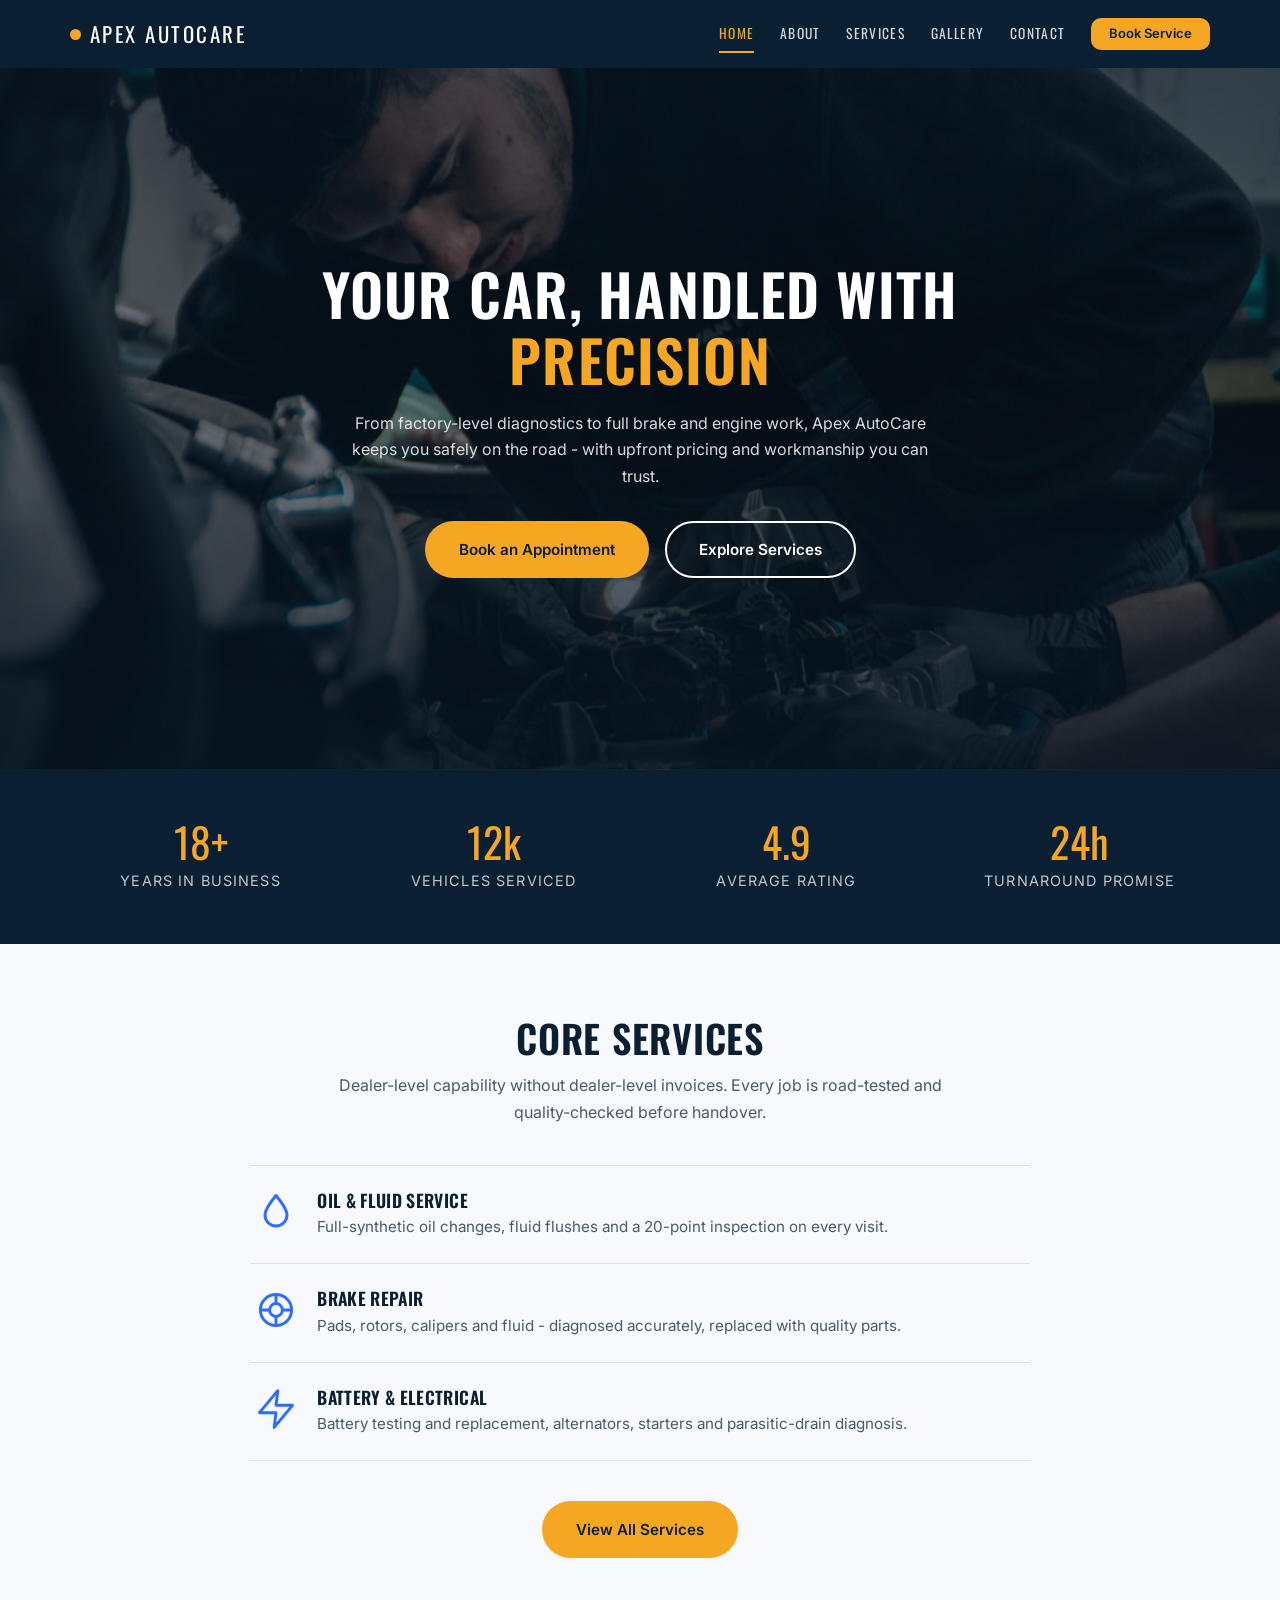
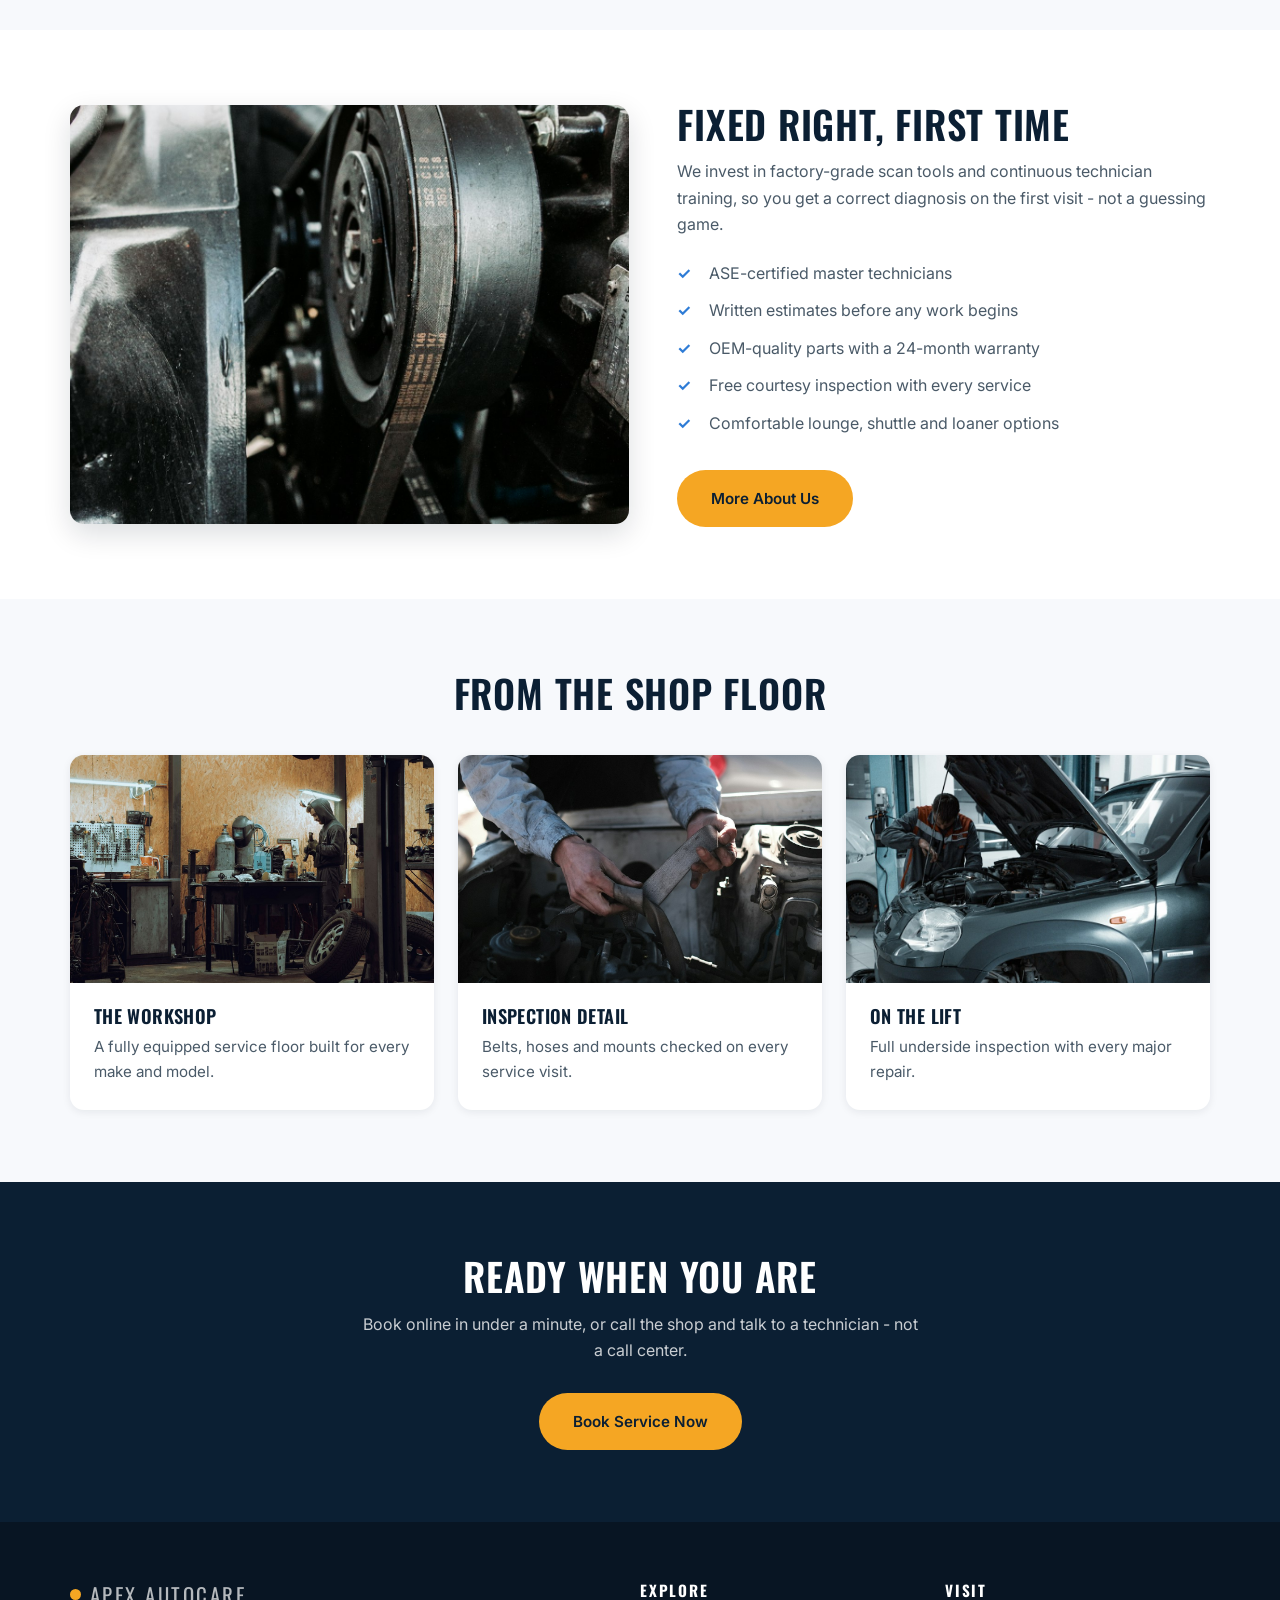
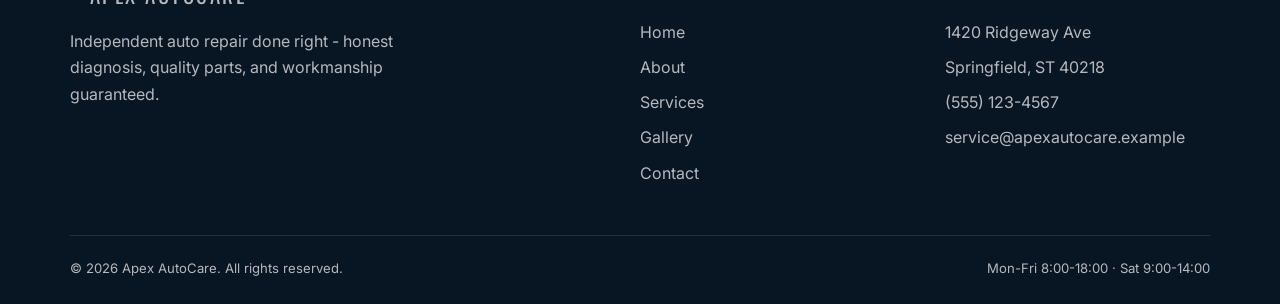
<file: index.html>
﻿<!DOCTYPE html>
<html lang="en">
<head>
<meta charset="UTF-8">
<meta name="viewport" content="width=device-width, initial-scale=1.0">
<title>Apex AutoCare - Precision Auto Repair &amp; Maintenance</title>
<meta name="description" content="Apex AutoCare delivers dealer-level diagnostics, maintenance and repair with honest pricing and certified technicians.">
<link rel="preconnect" href="https://fonts.googleapis.com">
<link rel="preconnect" href="https://fonts.gstatic.com" crossorigin>
<link href="https://fonts.googleapis.com/css2?family=Inter:wght@400;500;600&amp;family=Oswald:wght@500;600&amp;display=swap" rel="stylesheet">
<link rel="stylesheet" href="css/styles.css">
</head>
<body>
<header class="site-header">
  <div class="container nav">
    <a class="brand" href="index.html"><span class="dot"></span>Apex AutoCare</a>
    <button class="nav-toggle" aria-label="Toggle menu" aria-expanded="false"><span></span></button>
    <nav class="nav-links" aria-label="Primary">
      <a href="index.html">Home</a>
      <a href="about.html">About</a>
      <a href="services.html">Services</a>
      <a href="gallery.html">Gallery</a>
      <a href="contact.html">Contact</a>
      <a class="btn btn--amber nav-cta" href="contact.html">Book Service</a>
    </nav>
  </div>
</header>
<section class="hero">
  <div class="hero__bg" style="background-image:url('images/hero-technician-engine-bay.jpg');"></div>
  <div class="hero__scrim"></div>
  <div class="hero__inner">

    <h1>Your Car, Handled With <span class="accent">Precision</span></h1>
    <p>From factory-level diagnostics to full brake and engine work, Apex AutoCare keeps you safely on the road - with upfront pricing and workmanship you can trust.</p>
    <div class="hero__actions">
      <a class="btn btn--amber" href="contact.html">Book an Appointment</a>
      <a class="btn btn--ghost" href="services.html">Explore Services</a>
    </div>
  </div>
</section>
<section class="stats">
  <div class="container grid grid--4">
    <div class="stat"><div class="stat__num">18+</div><div class="stat__label">Years in Business</div></div>
    <div class="stat"><div class="stat__num">12k</div><div class="stat__label">Vehicles Serviced</div></div>
    <div class="stat"><div class="stat__num">4.9</div><div class="stat__label">Average Rating</div></div>
    <div class="stat"><div class="stat__num">24h</div><div class="stat__label">Turnaround Promise</div></div>
  </div>
</section>
<section class="section">
  <div class="container">
    <div class="center">
      <h2>Core Services</h2>
      <p class="lede">Dealer-level capability without dealer-level invoices. Every job is road-tested and quality-checked before handover.</p>
    </div>
    <ul class="service-row" style="margin-top:2.5rem;">
      <li>
        <span class="service-row__ico" aria-hidden="true"><svg viewBox="0 0 24 24"><path d="M12 3c3.5 4.2 6 7.6 6 10.6a6 6 0 1 1-12 0C6 10.6 8.5 7.2 12 3z"/></svg></span>
        <div class="service-row__text">
          <h3>Oil &amp; Fluid Service</h3>
          <p>Full-synthetic oil changes, fluid flushes and a 20-point inspection on every visit.</p>
        </div>
      </li>
      <li>
        <span class="service-row__ico" aria-hidden="true"><svg viewBox="0 0 24 24"><circle cx="12" cy="12" r="8.5"/><circle cx="12" cy="12" r="3.5"/><path d="M12 3.5v5M12 15.5v5M3.5 12h5M15.5 12h5"/></svg></span>
        <div class="service-row__text">
          <h3>Brake Repair</h3>
          <p>Pads, rotors, calipers and fluid - diagnosed accurately, replaced with quality parts.</p>
        </div>
      </li>
      <li>
        <span class="service-row__ico" aria-hidden="true"><svg viewBox="0 0 24 24"><path d="M13 2 3 14h9l-1 8 10-12h-9l1-8z"/></svg></span>
        <div class="service-row__text">
          <h3>Battery &amp; Electrical</h3>
          <p>Battery testing and replacement, alternators, starters and parasitic-drain diagnosis.</p>
        </div>
      </li>
    </ul>
    <div class="center" style="margin-top:2.5rem;">
      <a class="btn btn--amber" href="services.html">View All Services</a>
    </div>
  </div>
</section><section class="section section--tint">
  <div class="container split">
    <div class="split__img"><img src="images/engine-belt-drive-closeup.jpg" alt="Close-up of an engine belt drive system"></div>
    <div>

      <h2>Fixed Right, First Time</h2>
      <p class="lede">We invest in factory-grade scan tools and continuous technician training, so you get a correct diagnosis on the first visit - not a guessing game.</p>
      <ul class="checklist" style="margin-top:1.4rem;">
        <li>ASE-certified master technicians</li>
        <li>Written estimates before any work begins</li>
        <li>OEM-quality parts with a 24-month warranty</li>
        <li>Free courtesy inspection with every service</li>
        <li>Comfortable lounge, shuttle and loaner options</li>
      </ul>
      <a class="btn btn--amber" style="margin-top:1.4rem;" href="about.html">More About Us</a>
    </div>
  </div>
</section>
<section class="section">
  <div class="container">
    <div class="center">

      <h2>From The Shop Floor</h2>
    </div>
    <div class="grid grid--3" style="margin-top:2.5rem;">
      <a class="card" href="gallery.html"><div class="card__img"><img src="images/workshop-garage-scene.jpg" alt="Workshop garage scene with technician at workbench"></div><div class="card__body"><h3>The Workshop</h3><p>A fully equipped service floor built for every make and model.</p></div></a>
      <a class="card" href="gallery.html"><div class="card__img"><img src="images/belt-hose-inspection.jpg" alt="Technician inspecting belts and hoses in an engine bay"></div><div class="card__body"><h3>Inspection Detail</h3><p>Belts, hoses and mounts checked on every service visit.</p></div></a>
      <a class="card" href="gallery.html"><div class="card__img"><img src="images/vehicle-on-lift-hood-open.jpg" alt="Vehicle raised on a lift with the hood open"></div><div class="card__body"><h3>On The Lift</h3><p>Full underside inspection with every major repair.</p></div></a>
    </div>
  </div>
</section>
<section class="cta-band section">
  <div class="container">
    <h2>Ready When You Are</h2>
    <p>Book online in under a minute, or call the shop and talk to a technician - not a call center.</p>
    <a class="btn btn--amber" href="contact.html">Book Service Now</a>
  </div>
</section>
<footer class="site-footer">
  <div class="container">
    <div class="footer-grid">
      <div>
        <a class="brand" href="index.html"><span class="dot"></span>Apex AutoCare</a>
        <p style="margin-top:1rem; max-width:38ch;">Independent auto repair done right - honest diagnosis, quality parts, and workmanship guaranteed.</p>
      </div>
      <div>
        <h4>Explore</h4>
        <ul>
          <li><a href="index.html">Home</a></li>
          <li><a href="about.html">About</a></li>
          <li><a href="services.html">Services</a></li>
          <li><a href="gallery.html">Gallery</a></li>
          <li><a href="contact.html">Contact</a></li>
        </ul>
      </div>
      <div>
        <h4>Visit</h4>
        <ul>
          <li>1420 Ridgeway Ave</li>
          <li>Springfield, ST 40218</li>
          <li><a href="tel:+15551234567">(555) 123-4567</a></li>
          <li><a href="mailto:service@apexautocare.example">service@apexautocare.example</a></li>
        </ul>
      </div>
    </div>
    <div class="footer-bottom">
      <span>&copy; <span id="year">2026</span> Apex AutoCare. All rights reserved.</span>
      <span>Mon-Fri 8:00-18:00 &middot; Sat 9:00-14:00</span>
    </div>
  </div>
</footer>
<script src="js/main.js"></script>
<script>document.getElementById('year').textContent = new Date().getFullYear();</script>
</body>
</html>
</file>
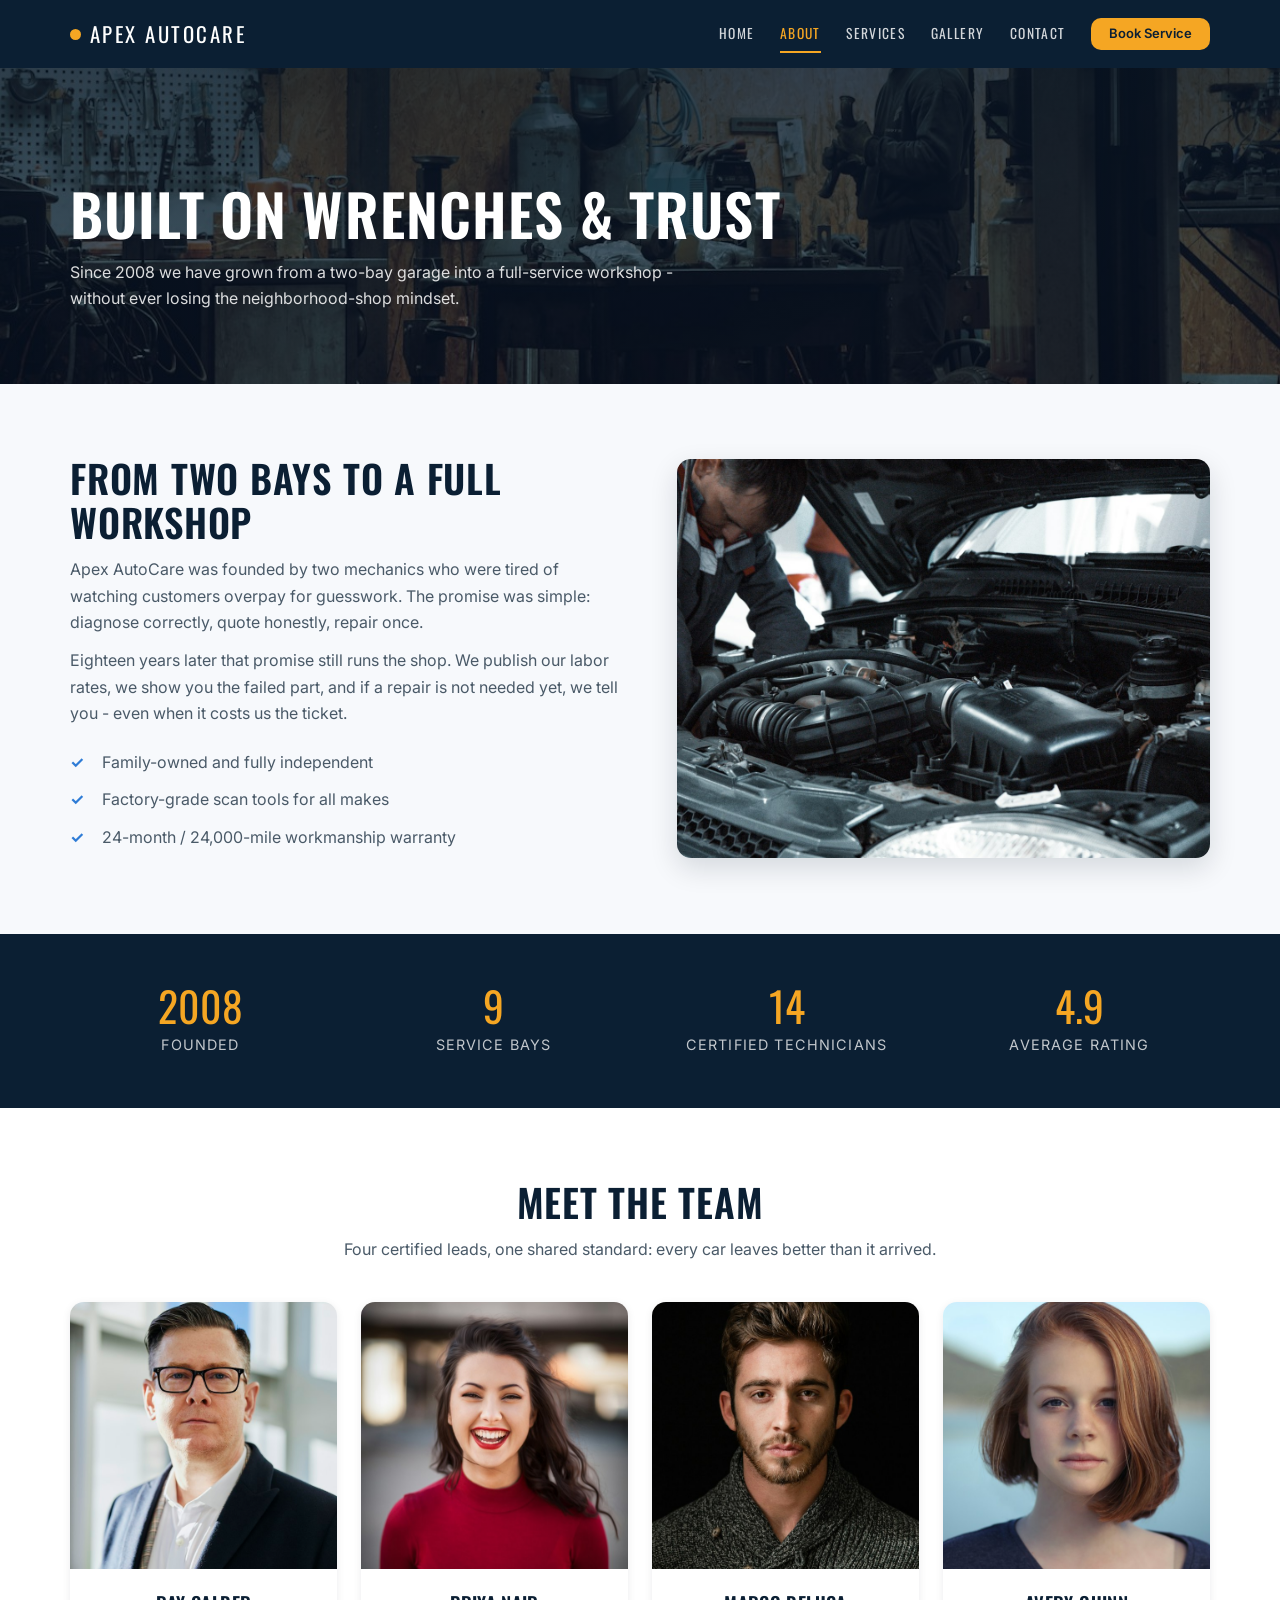
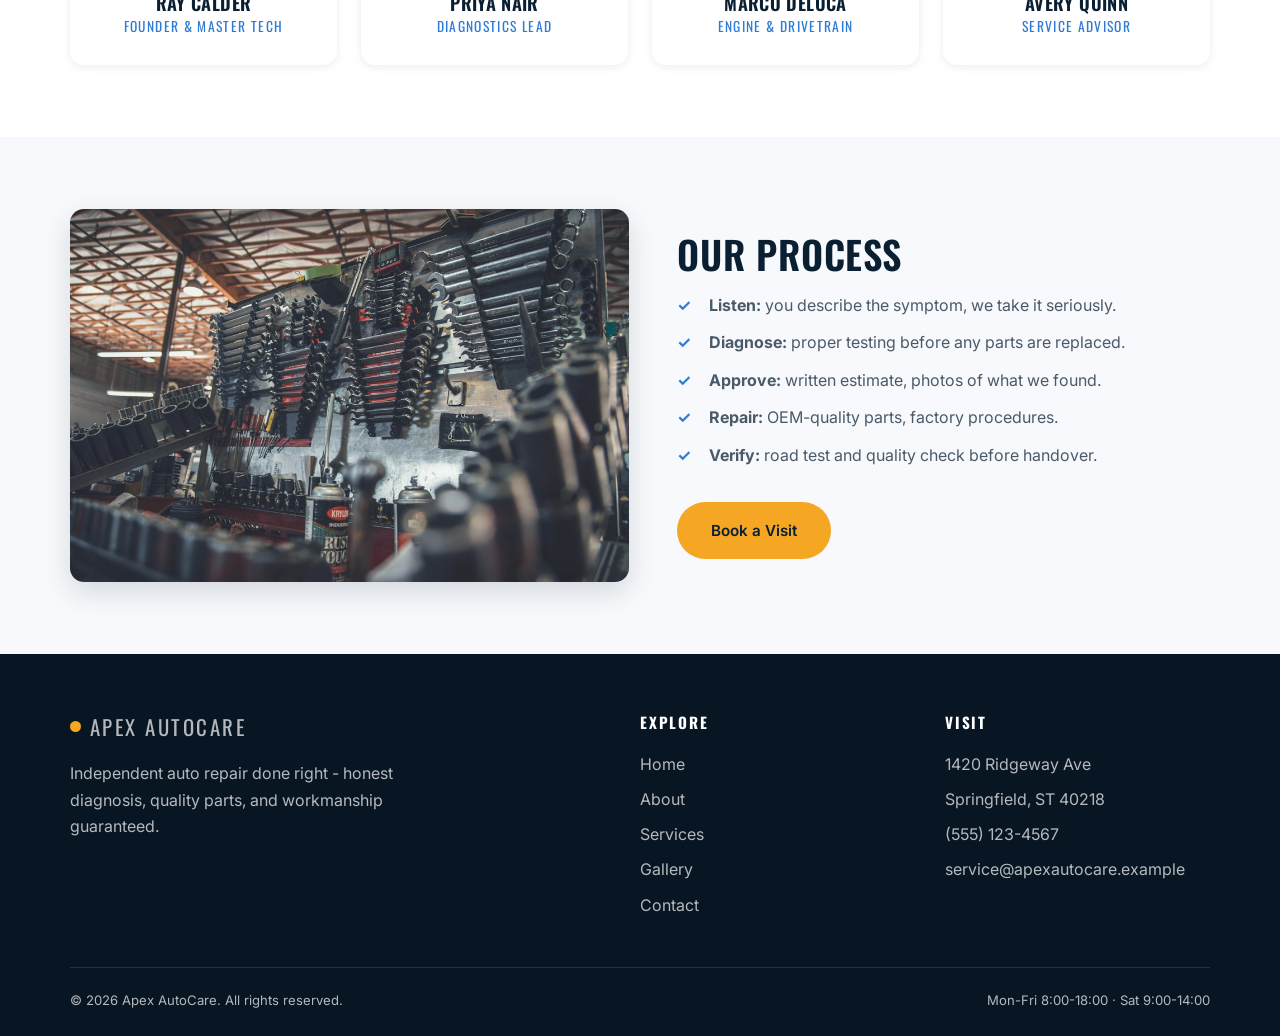
<file: about.html>
﻿<!DOCTYPE html>
<html lang="en">
<head>
<meta charset="UTF-8">
<meta name="viewport" content="width=device-width, initial-scale=1.0">
<title>About Us - Apex AutoCare</title>
<meta name="description" content="Meet the team and story behind Apex AutoCare - independent auto repair done right since 2008.">
<link rel="preconnect" href="https://fonts.googleapis.com">
<link rel="preconnect" href="https://fonts.gstatic.com" crossorigin>
<link href="https://fonts.googleapis.com/css2?family=Inter:wght@400;500;600&amp;family=Oswald:wght@500;600&amp;display=swap" rel="stylesheet">
<link rel="stylesheet" href="css/styles.css">
</head>
<body>
<header class="site-header">
  <div class="container nav">
    <a class="brand" href="index.html"><span class="dot"></span>Apex AutoCare</a>
    <button class="nav-toggle" aria-label="Toggle menu" aria-expanded="false"><span></span></button>
    <nav class="nav-links" aria-label="Primary">
      <a href="index.html">Home</a>
      <a href="about.html">About</a>
      <a href="services.html">Services</a>
      <a href="gallery.html">Gallery</a>
      <a href="contact.html">Contact</a>
      <a class="btn btn--amber nav-cta" href="contact.html">Book Service</a>
    </nav>
  </div>
</header>
<section class="page-hero" style="background-image:url('images/workshop-garage-scene.jpg');">
  <div class="page-hero__scrim"></div>
  <div class="container">

    <h1>Built On Wrenches &amp; Trust</h1>
    <p>Since 2008 we have grown from a two-bay garage into a full-service workshop - without ever losing the neighborhood-shop mindset.</p>
  </div>
</section>
<section class="section">
  <div class="container split">
    <div>

      <h2>From Two Bays To A Full Workshop</h2>
      <p class="lede">Apex AutoCare was founded by two mechanics who were tired of watching customers overpay for guesswork. The promise was simple: diagnose correctly, quote honestly, repair once.</p>
      <p class="lede">Eighteen years later that promise still runs the shop. We publish our labor rates, we show you the failed part, and if a repair is not needed yet, we tell you - even when it costs us the ticket.</p>
      <ul class="checklist" style="margin-top:1.4rem;">
        <li>Family-owned and fully independent</li>
        <li>Factory-grade scan tools for all makes</li>
        <li>24-month / 24,000-mile workmanship warranty</li>
      </ul>
    </div>
    <div class="split__img"><img src="images/engine-bay-service-wide.jpg" alt="Wide view of an engine bay during service"></div>
  </div>
</section>
<section class="stats">
  <div class="container grid grid--4">
    <div class="stat"><div class="stat__num">2008</div><div class="stat__label">Founded</div></div>
    <div class="stat"><div class="stat__num">9</div><div class="stat__label">Service Bays</div></div>
    <div class="stat"><div class="stat__num">14</div><div class="stat__label">Certified Technicians</div></div>
    <div class="stat"><div class="stat__num">4.9</div><div class="stat__label">Average Rating</div></div>
  </div>
</section>
<section class="section section--tint">
  <div class="container">
    <div class="center">

      <h2>Meet The Team</h2>
      <p class="lede">Four certified leads, one shared standard: every car leaves better than it arrived.</p>
    </div>
    <div class="grid grid--4" style="margin-top:2.5rem;">
      <article class="card team-card">
        <div class="card__img"><img src="images/team-ray-calder.jpg" alt="Portrait of Ray Calder"></div>
        <div class="card__body"><h3>Ray Calder</h3><span class="role">Founder &amp; Master Tech</span></div>
      </article>
      <article class="card team-card">
        <div class="card__img"><img src="images/team-priya-nair.jpg" alt="Portrait of Priya Nair"></div>
        <div class="card__body"><h3>Priya Nair</h3><span class="role">Diagnostics Lead</span></div>
      </article>
      <article class="card team-card">
        <div class="card__img"><img src="images/team-marco-deluca.jpg" alt="Portrait of Marco DeLuca"></div>
        <div class="card__body"><h3>Marco DeLuca</h3><span class="role">Engine &amp; Drivetrain</span></div>
      </article>
      <article class="card team-card">
        <div class="card__img"><img src="images/team-avery-quinn.jpg" alt="Portrait of Avery Quinn"></div>
        <div class="card__body"><h3>Avery Quinn</h3><span class="role">Service Advisor</span></div>
      </article>
    </div>
  </div>
</section>
<section class="section">
  <div class="container split">
    <div class="split__img"><img src="images/workshop-tool-wall.jpg" alt="Organized tool wall in the Apex workshop"></div>
    <div>

      <h2>Our Process</h2>
      <ul class="checklist" style="margin-top:1rem;">
        <li><strong>Listen:</strong> you describe the symptom, we take it seriously.</li>
        <li><strong>Diagnose:</strong> proper testing before any parts are replaced.</li>
        <li><strong>Approve:</strong> written estimate, photos of what we found.</li>
        <li><strong>Repair:</strong> OEM-quality parts, factory procedures.</li>
        <li><strong>Verify:</strong> road test and quality check before handover.</li>
      </ul>
      <a class="btn btn--amber" style="margin-top:1.4rem;" href="contact.html">Book a Visit</a>
    </div>
  </div>
</section>
<footer class="site-footer">
  <div class="container">
    <div class="footer-grid">
      <div>
        <a class="brand" href="index.html"><span class="dot"></span>Apex AutoCare</a>
        <p style="margin-top:1rem; max-width:38ch;">Independent auto repair done right - honest diagnosis, quality parts, and workmanship guaranteed.</p>
      </div>
      <div>
        <h4>Explore</h4>
        <ul>
          <li><a href="index.html">Home</a></li>
          <li><a href="about.html">About</a></li>
          <li><a href="services.html">Services</a></li>
          <li><a href="gallery.html">Gallery</a></li>
          <li><a href="contact.html">Contact</a></li>
        </ul>
      </div>
      <div>
        <h4>Visit</h4>
        <ul>
          <li>1420 Ridgeway Ave</li>
          <li>Springfield, ST 40218</li>
          <li><a href="tel:+15551234567">(555) 123-4567</a></li>
          <li><a href="mailto:service@apexautocare.example">service@apexautocare.example</a></li>
        </ul>
      </div>
    </div>
    <div class="footer-bottom">
      <span>&copy; <span id="year">2026</span> Apex AutoCare. All rights reserved.</span>
      <span>Mon-Fri 8:00-18:00 &middot; Sat 9:00-14:00</span>
    </div>
  </div>
</footer>
<script src="js/main.js"></script>
<script>document.getElementById('year').textContent = new Date().getFullYear();</script>
</body>
</html>
</file>
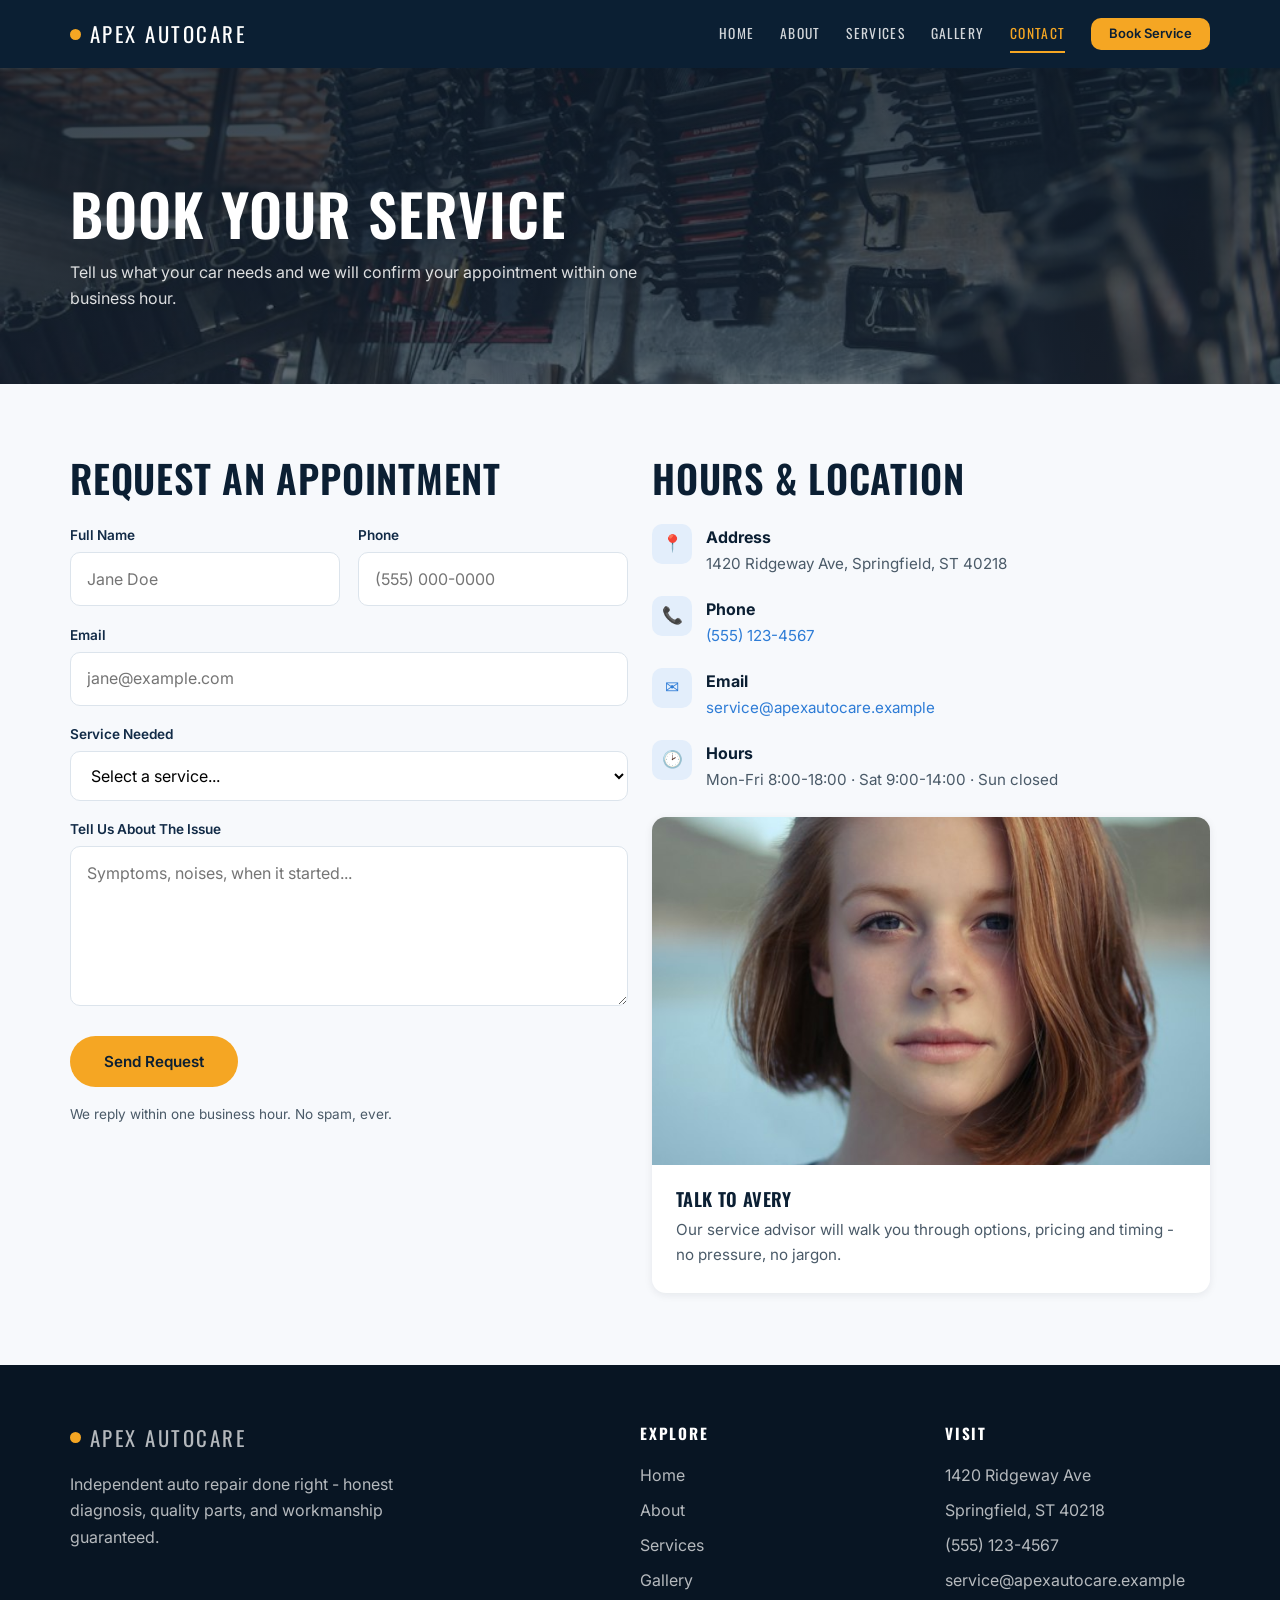
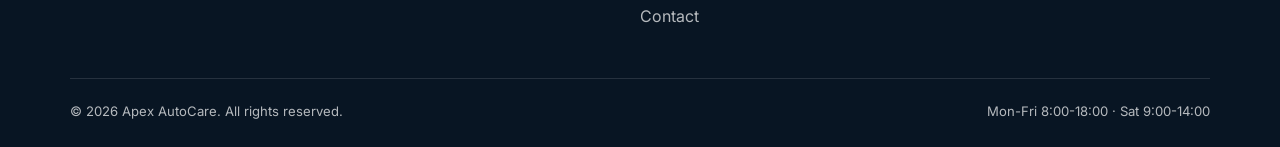
<file: contact.html>
﻿<!DOCTYPE html>
<html lang="en">
<head>
<meta charset="UTF-8">
<meta name="viewport" content="width=device-width, initial-scale=1.0">
<title>Contact &amp; Booking - Apex AutoCare</title>
<meta name="description" content="Book a service or ask a question - Apex AutoCare responds within one business hour.">
<link rel="preconnect" href="https://fonts.googleapis.com">
<link rel="preconnect" href="https://fonts.gstatic.com" crossorigin>
<link href="https://fonts.googleapis.com/css2?family=Inter:wght@400;500;600&amp;family=Oswald:wght@500;600&amp;display=swap" rel="stylesheet">
<link rel="stylesheet" href="css/styles.css">
</head>
<body>
<header class="site-header">
  <div class="container nav">
    <a class="brand" href="index.html"><span class="dot"></span>Apex AutoCare</a>
    <button class="nav-toggle" aria-label="Toggle menu" aria-expanded="false"><span></span></button>
    <nav class="nav-links" aria-label="Primary">
      <a href="index.html">Home</a>
      <a href="about.html">About</a>
      <a href="services.html">Services</a>
      <a href="gallery.html">Gallery</a>
      <a href="contact.html">Contact</a>
      <a class="btn btn--amber nav-cta" href="contact.html">Book Service</a>
    </nav>
  </div>
</header>
<section class="page-hero" style="background-image:url('images/workshop-tool-wall.jpg');">
  <div class="page-hero__scrim"></div>
  <div class="container">

    <h1>Book Your Service</h1>
    <p>Tell us what your car needs and we will confirm your appointment within one business hour.</p>
  </div>
</section>
<section class="section">
  <div class="container grid grid--2">
    <div>

      <h2>Request An Appointment</h2>
      <form id="contact-form" novalidate style="margin-top:1.5rem;">
        <div class="form-grid">
          <div class="field">
            <label for="name">Full Name</label>
            <input type="text" id="name" name="name" required placeholder="Jane Doe">
            <span class="error">Please enter your name.</span>
          </div>
          <div class="field">
            <label for="phone">Phone</label>
            <input type="tel" id="phone" name="phone" required placeholder="(555) 000-0000">
            <span class="error">Please enter a phone number.</span>
          </div>
          <div class="field full">
            <label for="email">Email</label>
            <input type="email" id="email" name="email" required placeholder="jane@example.com">
            <span class="error">Please enter a valid email address.</span>
          </div>
          <div class="field full">
            <label for="service">Service Needed</label>
            <select id="service" name="service" required>
              <option value="">Select a service...</option>
              <option>Oil &amp; fluid service</option>
              <option>Brake service / repair</option>
              <option>Battery &amp; electrical</option>
              <option>Belts, hoses &amp; cooling</option>
              <option>Engine &amp; drivetrain</option>
              <option>Tires, wheels &amp; alignment</option>
              <option>Check engine light / diagnostics</option>
              <option>Other / not sure</option>
            </select>
            <span class="error">Please choose a service.</span>
          </div>
          <div class="field full">
            <label for="message">Tell Us About The Issue</label>
            <textarea id="message" name="message" rows="5" required placeholder="Symptoms, noises, when it started..."></textarea>
            <span class="error">Please describe the issue.</span>
          </div>
        </div>
        <button type="submit" class="btn btn--amber" style="margin-top:1.4rem;">Send Request</button>
        <p class="form-note">We reply within one business hour. No spam, ever.</p>
        <div class="form-success">Thanks! Your request has been received - we will confirm your appointment shortly.</div>
      </form>
    </div>
    <div>

      <h2>Hours &amp; Location</h2>
      <ul class="info-list" style="margin-top:1.5rem;">
        <li><span class="ico">&#128205;</span><div><strong>Address</strong><span>1420 Ridgeway Ave, Springfield, ST 40218</span></div></li>
        <li><span class="ico">&#128222;</span><div><strong>Phone</strong><span><a href="tel:+15551234567">(555) 123-4567</a></span></div></li>
        <li><span class="ico">&#9993;</span><div><strong>Email</strong><span><a href="mailto:service@apexautocare.example">service@apexautocare.example</a></span></div></li>
        <li><span class="ico">&#128337;</span><div><strong>Hours</strong><span>Mon-Fri 8:00-18:00 &middot; Sat 9:00-14:00 &middot; Sun closed</span></div></li>
      </ul>
      <div class="card" style="margin-top:1.5rem;">
        <div class="card__img"><img src="images/team-avery-quinn.jpg" alt="Avery Quinn, service advisor"></div>
        <div class="card__body">
          <h3>Talk To Avery</h3>
          <p>Our service advisor will walk you through options, pricing and timing - no pressure, no jargon.</p>
        </div>
      </div>
    </div>
  </div>
</section>
<footer class="site-footer">
  <div class="container">
    <div class="footer-grid">
      <div>
        <a class="brand" href="index.html"><span class="dot"></span>Apex AutoCare</a>
        <p style="margin-top:1rem; max-width:38ch;">Independent auto repair done right - honest diagnosis, quality parts, and workmanship guaranteed.</p>
      </div>
      <div>
        <h4>Explore</h4>
        <ul>
          <li><a href="index.html">Home</a></li>
          <li><a href="about.html">About</a></li>
          <li><a href="services.html">Services</a></li>
          <li><a href="gallery.html">Gallery</a></li>
          <li><a href="contact.html">Contact</a></li>
        </ul>
      </div>
      <div>
        <h4>Visit</h4>
        <ul>
          <li>1420 Ridgeway Ave</li>
          <li>Springfield, ST 40218</li>
          <li><a href="tel:+15551234567">(555) 123-4567</a></li>
          <li><a href="mailto:service@apexautocare.example">service@apexautocare.example</a></li>
        </ul>
      </div>
    </div>
    <div class="footer-bottom">
      <span>&copy; <span id="year">2026</span> Apex AutoCare. All rights reserved.</span>
      <span>Mon-Fri 8:00-18:00 &middot; Sat 9:00-14:00</span>
    </div>
  </div>
</footer>
<script src="js/main.js"></script>
<script>document.getElementById('year').textContent = new Date().getFullYear();</script>
</body>
</html>
</file>
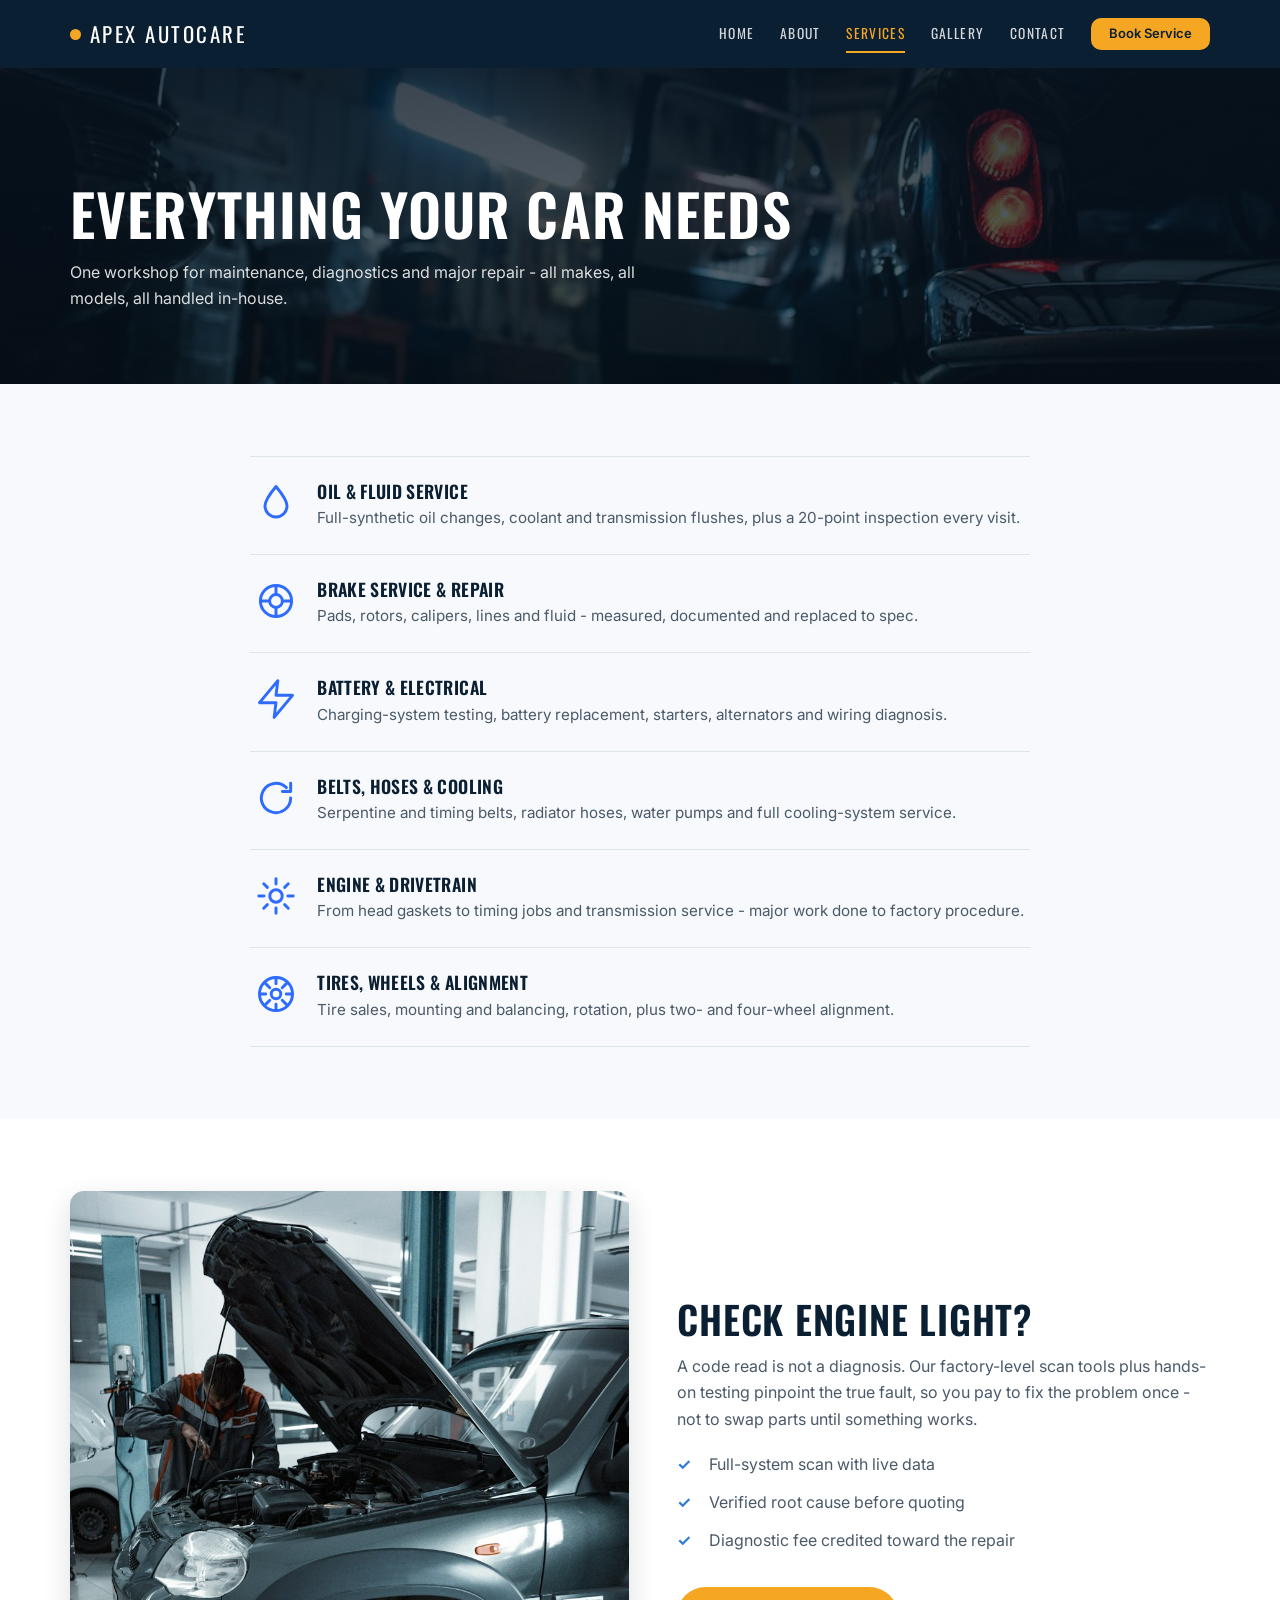
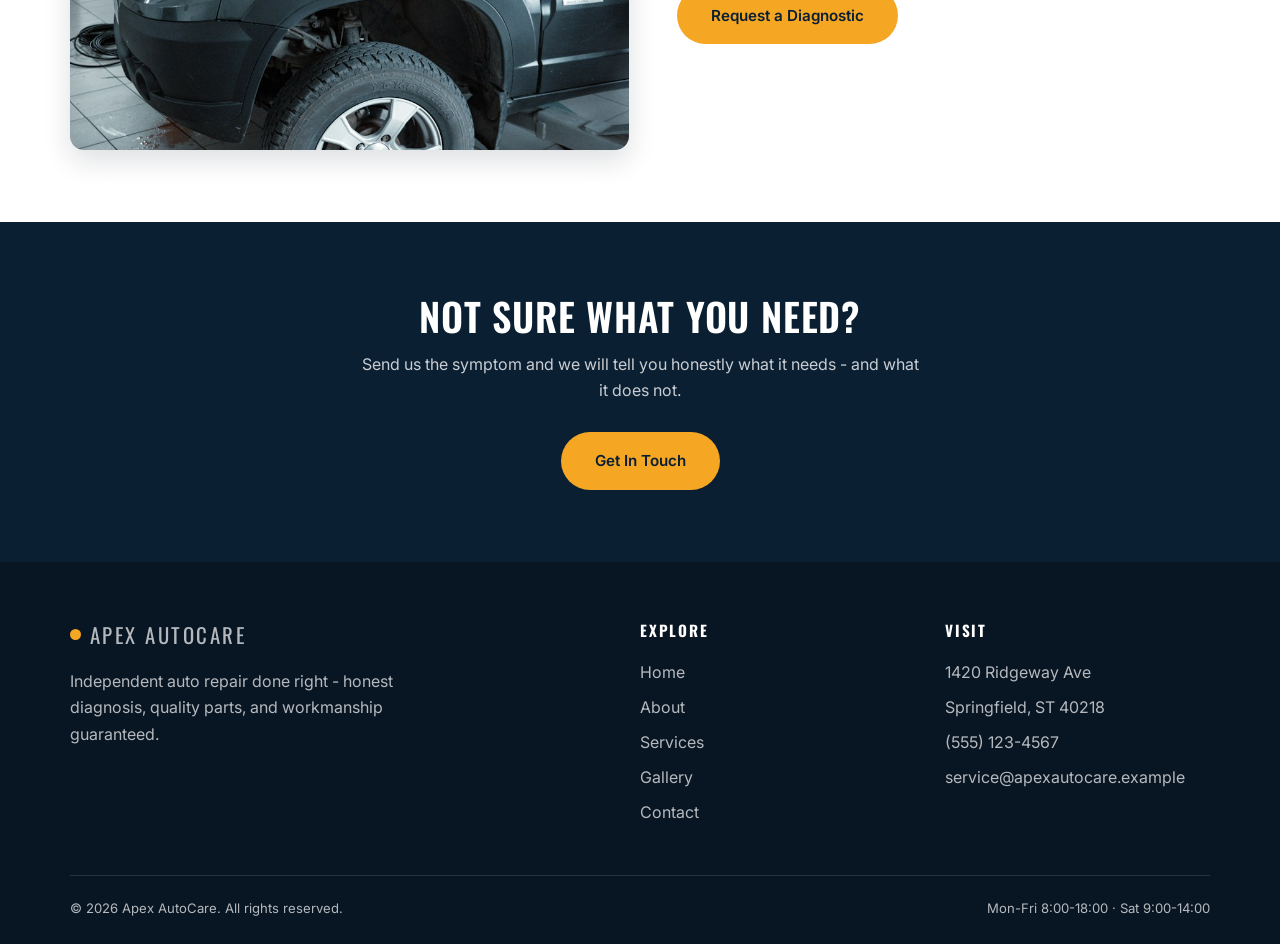
<file: services.html>
﻿<!DOCTYPE html>
<html lang="en">
<head>
<meta charset="UTF-8">
<meta name="viewport" content="width=device-width, initial-scale=1.0">
<title>Services - Apex AutoCare</title>
<meta name="description" content="Diagnostics, maintenance, brakes, electrical, engine work and tires - full-service auto repair at Apex AutoCare.">
<link rel="preconnect" href="https://fonts.googleapis.com">
<link rel="preconnect" href="https://fonts.gstatic.com" crossorigin>
<link href="https://fonts.googleapis.com/css2?family=Inter:wght@400;500;600&amp;family=Oswald:wght@500;600&amp;display=swap" rel="stylesheet">
<link rel="stylesheet" href="css/styles.css">
</head>
<body>
<header class="site-header">
  <div class="container nav">
    <a class="brand" href="index.html"><span class="dot"></span>Apex AutoCare</a>
    <button class="nav-toggle" aria-label="Toggle menu" aria-expanded="false"><span></span></button>
    <nav class="nav-links" aria-label="Primary">
      <a href="index.html">Home</a>
      <a href="about.html">About</a>
      <a href="services.html">Services</a>
      <a href="gallery.html">Gallery</a>
      <a href="contact.html">Contact</a>
      <a class="btn btn--amber nav-cta" href="contact.html">Book Service</a>
    </nav>
  </div>
</header>
<section class="page-hero" style="background-image:url('images/service-bay-worklight.jpg');">
  <div class="page-hero__scrim"></div>
  <div class="container">

    <h1>Everything Your Car Needs</h1>
    <p>One workshop for maintenance, diagnostics and major repair - all makes, all models, all handled in-house.</p>
  </div>
</section>
<section class="section">
  <div class="container">
    <ul class="service-row">
      <li>
        <span class="service-row__ico" aria-hidden="true"><svg viewBox="0 0 24 24"><path d="M12 3c3.5 4.2 6 7.6 6 10.6a6 6 0 1 1-12 0C6 10.6 8.5 7.2 12 3z"/></svg></span>
        <div class="service-row__text">
          <h3>Oil &amp; Fluid Service</h3>
          <p>Full-synthetic oil changes, coolant and transmission flushes, plus a 20-point inspection every visit.</p>
        </div>
      </li>
      <li>
        <span class="service-row__ico" aria-hidden="true"><svg viewBox="0 0 24 24"><circle cx="12" cy="12" r="8.5"/><circle cx="12" cy="12" r="3.5"/><path d="M12 3.5v5M12 15.5v5M3.5 12h5M15.5 12h5"/></svg></span>
        <div class="service-row__text">
          <h3>Brake Service &amp; Repair</h3>
          <p>Pads, rotors, calipers, lines and fluid - measured, documented and replaced to spec.</p>
        </div>
      </li>
      <li>
        <span class="service-row__ico" aria-hidden="true"><svg viewBox="0 0 24 24"><path d="M13 2 3 14h9l-1 8 10-12h-9l1-8z"/></svg></span>
        <div class="service-row__text">
          <h3>Battery &amp; Electrical</h3>
          <p>Charging-system testing, battery replacement, starters, alternators and wiring diagnosis.</p>
        </div>
      </li>
      <li>
        <span class="service-row__ico" aria-hidden="true"><svg viewBox="0 0 24 24"><path d="M20 12a8 8 0 1 1-2.34-5.66"/><path d="M20 4v4.5h-4.5"/></svg></span>
        <div class="service-row__text">
          <h3>Belts, Hoses &amp; Cooling</h3>
          <p>Serpentine and timing belts, radiator hoses, water pumps and full cooling-system service.</p>
        </div>
      </li>
      <li>
        <span class="service-row__ico" aria-hidden="true"><svg viewBox="0 0 24 24"><circle cx="12" cy="12" r="3.4"/><path d="M12 2.6v2.9M12 18.5v2.9M2.6 12h2.9M18.5 12h2.9M5.3 5.3l2 2M16.7 16.7l2 2M18.7 5.3l-2 2M7.3 16.7l-2 2"/></svg></span>
        <div class="service-row__text">
          <h3>Engine &amp; Drivetrain</h3>
          <p>From head gaskets to timing jobs and transmission service - major work done to factory procedure.</p>
        </div>
      </li>
      <li>
        <span class="service-row__ico" aria-hidden="true"><svg viewBox="0 0 24 24"><circle cx="12" cy="12" r="9"/><circle cx="12" cy="12" r="2.6"/><path d="M12 3v3.4M12 17.6V21M3 12h3.4M17.6 12H21M6.2 6.2l2.4 2.4M15.4 15.4l2.4 2.4M17.8 6.2l-2.4 2.4M8.6 15.4l-2.4 2.4"/></svg></span>
        <div class="service-row__text">
          <h3>Tires, Wheels &amp; Alignment</h3>
          <p>Tire sales, mounting and balancing, rotation, plus two- and four-wheel alignment.</p>
        </div>
      </li>
    </ul>
  </div>
</section><section class="section section--tint">
  <div class="container split">
    <div class="split__img"><img src="images/vehicle-on-lift-hood-open.jpg" alt="Vehicle on a lift with hood open for diagnostics"></div>
    <div>

      <h2>Check Engine Light?</h2>
      <p class="lede">A code read is not a diagnosis. Our factory-level scan tools plus hands-on testing pinpoint the true fault, so you pay to fix the problem once - not to swap parts until something works.</p>
      <ul class="checklist" style="margin-top:1.2rem;">
        <li>Full-system scan with live data</li>
        <li>Verified root cause before quoting</li>
        <li>Diagnostic fee credited toward the repair</li>
      </ul>
      <a class="btn btn--amber" style="margin-top:1.4rem;" href="contact.html">Request a Diagnostic</a>
    </div>
  </div>
</section>
<section class="cta-band section">
  <div class="container">
    <h2>Not Sure What You Need?</h2>
    <p>Send us the symptom and we will tell you honestly what it needs - and what it does not.</p>
    <a class="btn btn--amber" href="contact.html">Get In Touch</a>
  </div>
</section>
<footer class="site-footer">
  <div class="container">
    <div class="footer-grid">
      <div>
        <a class="brand" href="index.html"><span class="dot"></span>Apex AutoCare</a>
        <p style="margin-top:1rem; max-width:38ch;">Independent auto repair done right - honest diagnosis, quality parts, and workmanship guaranteed.</p>
      </div>
      <div>
        <h4>Explore</h4>
        <ul>
          <li><a href="index.html">Home</a></li>
          <li><a href="about.html">About</a></li>
          <li><a href="services.html">Services</a></li>
          <li><a href="gallery.html">Gallery</a></li>
          <li><a href="contact.html">Contact</a></li>
        </ul>
      </div>
      <div>
        <h4>Visit</h4>
        <ul>
          <li>1420 Ridgeway Ave</li>
          <li>Springfield, ST 40218</li>
          <li><a href="tel:+15551234567">(555) 123-4567</a></li>
          <li><a href="mailto:service@apexautocare.example">service@apexautocare.example</a></li>
        </ul>
      </div>
    </div>
    <div class="footer-bottom">
      <span>&copy; <span id="year">2026</span> Apex AutoCare. All rights reserved.</span>
      <span>Mon-Fri 8:00-18:00 &middot; Sat 9:00-14:00</span>
    </div>
  </div>
</footer>
<script src="js/main.js"></script>
<script>document.getElementById('year').textContent = new Date().getFullYear();</script>
</body>
</html>
</file>
<file: css/styles.css>
﻿/* ============================================================
   Apex AutoCare - Design System
   Palette: Navy #0B1F33 / Signal-blue #2E6BFF / Amber #F5A623 (primary CTA)
   Fonts:   Oswald (display) / Inter (body)
   ============================================================ */
:root {
  --navy-900: #081523;
  --navy-800: #0B1F33;
  --navy-700: #122B47;
  --blue-signal: #2E6BFF;
  --blue-600: #2E7CD6;
  --blue-500: #3E8DE8;
  --blue-100: #E3EEFB;
  --amber-500: #F5A623;
  --amber-400: #FFB938;
  --ink: #16222E;
  --ink-soft: #4A5A68;
  --paper: #F7F9FC;
  --white: #FFFFFF;
  --line: #DCE4EC;
  --shadow-sm: 0 2px 8px rgba(8, 21, 35, .08);
  --shadow-md: 0 10px 28px rgba(8, 21, 35, .14);
  --radius: 14px;
  --maxw: 1180px;
  --font-display: 'Oswald', sans-serif;
  --font-body: 'Inter', sans-serif;
}
* { margin: 0; padding: 0; box-sizing: border-box; }
html { scroll-behavior: smooth; }
body { font-family: var(--font-body); color: var(--ink); background: var(--paper); line-height: 1.65; -webkit-font-smoothing: antialiased; }
img { display: block; max-width: 100%; }
a { color: var(--blue-600); text-decoration: none; }
ul { list-style: none; }
h1, h2, h3 { font-family: var(--font-display); font-weight: 600; letter-spacing: .02em; text-transform: uppercase; color: var(--navy-800); line-height: 1.15; }
h1 { font-size: clamp(2.2rem, 5vw, 3.6rem); }
h2 { font-size: 1.6rem; }
h3 { font-size: 1.15rem; }
@media (min-width: 760px) { h2 { font-size: 2.4rem; } }
.container { max-width: var(--maxw); margin: 0 auto; padding: 0 1.25rem; }
.section { padding: 4.5rem 0; }
.section--tint { background: var(--white); }


.lede { color: var(--ink-soft); max-width: 62ch; margin-top: .75rem; }
.center { text-align: center; }
.center .lede { margin-inline: auto; }

/* Buttons */
.btn { display: inline-block; font-family: var(--font-body); font-weight: 600; font-size: .95rem; padding: .875rem 2rem; text-transform: none; letter-spacing: normal; border-radius: 999px; border: 2px solid transparent; cursor: pointer; transition: transform .2s ease, box-shadow .2s ease, background .2s ease, color .2s ease; }
.btn:hover { transform: translateY(-2px); }
.btn--amber { background: var(--amber-500); color: var(--navy-800); }
.btn--amber:hover { background: #D98E0F; box-shadow: 0 8px 20px rgba(245, 166, 35, .35); }
.btn--ghost { border-color: var(--white); color: var(--white); }
.btn--ghost:hover { background: var(--white); color: var(--navy-800); }
.nav-cta { display: inline-flex; align-items: center; height: 32px; padding: 6px 16px; font-size: 13px; line-height: 1; border-radius: 10px; }

/* Header / Nav */
.site-header { position: sticky; top: 0; z-index: 50; background: var(--navy-800); transition: box-shadow .25s ease; }
.site-header.is-scrolled { box-shadow: var(--shadow-md); }
.nav { display: flex; align-items: center; justify-content: space-between; min-height: 68px; gap: 1rem; }
.brand { font-family: var(--font-display); font-size: 1.3rem; letter-spacing: .12em; text-transform: uppercase; color: var(--white); display: flex; align-items: center; gap: .55rem; }
.brand .dot { width: 11px; height: 11px; border-radius: 50%; background: var(--amber-500); }
.nav-links { display: flex; gap: 1.6rem; align-items: center; }
.nav-links a:not(.btn) { font-family: var(--font-display); text-transform: uppercase; letter-spacing: .1em; font-size: .85rem; color: rgba(255, 255, 255, .82); padding: .4rem 0; border-bottom: 2px solid transparent; transition: color .2s ease, border-color .2s ease; }
.nav-links a:not(.btn):hover, .nav-links a:not(.btn).active { color: var(--amber-500); border-color: var(--amber-500); }
.nav-toggle { display: none; background: none; border: 0; cursor: pointer; width: 42px; height: 42px; }
.nav-toggle span, .nav-toggle span::before, .nav-toggle span::after { content: ''; display: block; width: 22px; height: 2px; background: var(--white); margin: 5px auto; transition: transform .25s ease, opacity .25s ease; }

/* Hero */
.hero { position: relative; min-height: 78vh; display: grid; place-items: center; text-align: center; color: var(--white); overflow: hidden; }
.hero__bg { position: absolute; inset: 0; background-size: cover; background-position: center; transform: scale(1.06); animation: heroZoom 14s ease-out forwards; }
@keyframes heroZoom { to { transform: scale(1); } }
.hero__scrim { position: absolute; inset: 0; background: linear-gradient(180deg, rgba(8,21,35,.72), rgba(8,21,35,.55) 45%, rgba(8,21,35,.85)); }
.hero__inner { position: relative; padding: 5rem 1.25rem; max-width: 900px; }
.hero h1 { color: var(--white); }
.hero h1 .accent { color: var(--amber-500); }
.hero p { color: rgba(255,255,255,.85); max-width: 58ch; margin: 1.1rem auto 2rem; }
.hero__actions { display: flex; gap: 1rem; justify-content: center; flex-wrap: wrap; }
.page-hero { position: relative; padding: 7rem 0 4.5rem; color: var(--white); background-size: cover; background-position: center; }
.page-hero__scrim { position: absolute; inset: 0; background: linear-gradient(180deg, rgba(8,21,35,.8), rgba(8,21,35,.6)); }
.page-hero .container { position: relative; }
.page-hero h1 { color: var(--white); }
.page-hero p { color: rgba(255,255,255,.85); max-width: 62ch; margin-top: .8rem; }

/* Grids, cards, split */
.grid { display: grid; gap: 1.5rem; }
.grid--2 { grid-template-columns: repeat(2, 1fr); }
.grid--3 { grid-template-columns: repeat(3, 1fr); }
.grid--4 { grid-template-columns: repeat(4, 1fr); }
.card { background: var(--white); border-radius: var(--radius); overflow: hidden; box-shadow: var(--shadow-sm); transition: transform .25s ease, box-shadow .25s ease; }
.card:hover { transform: translateY(-6px); box-shadow: var(--shadow-md); }
.card__img { aspect-ratio: 16 / 10; overflow: hidden; }
.card__img img { width: 100%; height: 100%; object-fit: cover; transition: transform .5s ease; }
.card:hover .card__img img { transform: scale(1.06); }
.card__body { padding: 1.4rem 1.5rem 1.6rem; }
.card__body p { color: var(--ink-soft); font-size: .95rem; margin-top: .5rem; }
.card__tag { display: inline-block; font-size: .72rem; font-family: var(--font-display); letter-spacing: .14em; text-transform: uppercase; color: var(--blue-600); background: var(--blue-100); padding: .25rem .7rem; border-radius: 999px; margin-bottom: .6rem; }
.split { display: grid; grid-template-columns: 1.05fr 1fr; gap: 3rem; align-items: center; }
.split__img { border-radius: var(--radius); overflow: hidden; box-shadow: var(--shadow-md); }
.split__img img { width: 100%; height: 100%; object-fit: cover; }

/* Stats, checklist, team */
.stats { background: var(--navy-800); color: var(--white); padding: 3.2rem 0; }
.stats .grid--4 { gap: 2rem; }
.stat { text-align: center; }
.stat__num { font-family: var(--font-display); font-size: 2.6rem; color: var(--amber-500); line-height: 1; }
.stat__label { color: rgba(255,255,255,.75); font-size: .9rem; margin-top: .4rem; text-transform: uppercase; letter-spacing: .08em; }
.checklist li { position: relative; padding-left: 2rem; margin-bottom: .7rem; color: var(--ink-soft); }
.checklist li::before { content: '\2713'; position: absolute; left: 0; top: 0; color: var(--blue-600); font-weight: 700; }
.team-card { text-align: center; }
.team-card .card__img { aspect-ratio: 1 / 1; }
.team-card .role { color: var(--blue-600); font-size: .85rem; text-transform: uppercase; letter-spacing: .1em; font-family: var(--font-display); }

/* Service row list */
.service-row { max-width: 780px; margin-inline: auto; }
.service-row li { display: flex; align-items: flex-start; gap: 1.2rem; padding: 1.5rem .25rem; border-bottom: 1.5px solid var(--line); transition: border-color .2s ease; }
.service-row li:first-child { border-top: 1.5px solid var(--line); }
.service-row li:hover { border-color: var(--blue-signal); }
.service-row__ico { flex: 0 0 44px; width: 44px; height: 44px; color: var(--blue-signal); transition: transform .2s ease; }
.service-row li:hover .service-row__ico { transform: translateY(-2px); }
.service-row__ico svg { width: 100%; height: 100%; fill: none; stroke: currentColor; stroke-width: 1.6; stroke-linecap: round; stroke-linejoin: round; }
.service-row__text h3 { font-size: 1.1rem; }
.service-row__text p { color: var(--ink-soft); font-size: .95rem; margin-top: .25rem; }
@media (max-width: 640px) { .service-row li { flex-direction: column; gap: .55rem; } }

/* Gallery + lightbox */
.gallery-filters { display: flex; gap: .6rem; flex-wrap: wrap; justify-content: center; margin-bottom: 2.2rem; }
.filter-btn { font-family: var(--font-display); text-transform: uppercase; letter-spacing: .1em; font-size: .82rem; padding: .5rem 1.2rem; border-radius: 999px; border: 2px solid var(--line); background: var(--white); color: var(--ink-soft); cursor: pointer; transition: all .2s ease; }
.filter-btn:hover { border-color: var(--blue-600); color: var(--blue-600); }
.filter-btn.active { background: var(--navy-800); border-color: var(--navy-800); color: var(--amber-500); }
.gallery-grid { display: grid; grid-template-columns: repeat(3, 1fr); gap: 1.1rem; }
.gallery-item { border-radius: var(--radius); overflow: hidden; position: relative; aspect-ratio: 4 / 3; cursor: pointer; }
.gallery-item img { width: 100%; height: 100%; object-fit: cover; transition: transform .5s ease; }
.gallery-item:hover img { transform: scale(1.07); }
.gallery-item__cap { position: absolute; inset: auto 0 0 0; padding: 1.8rem 1.1rem .9rem; background: linear-gradient(180deg, transparent, rgba(8,21,35,.85)); color: var(--white); font-size: .88rem; opacity: 0; transform: translateY(8px); transition: opacity .25s ease, transform .25s ease; }
.gallery-item:hover .gallery-item__cap { opacity: 1; transform: translateY(0); }
.gallery-item.hidden { display: none; }
.lightbox { position: fixed; inset: 0; background: rgba(8,21,35,.92); display: none; place-items: center; z-index: 100; padding: 2rem; }
.lightbox.open { display: grid; }
.lightbox img { max-width: min(1100px, 92vw); max-height: 82vh; border-radius: var(--radius); }
.lightbox__close { position: absolute; top: 1.2rem; right: 1.6rem; background: none; border: 0; color: var(--white); font-size: 2.2rem; cursor: pointer; line-height: 1; }
.lightbox__cap { color: rgba(255,255,255,.8); margin-top: .9rem; text-align: center; }

/* Forms + contact */
.form-grid { display: grid; grid-template-columns: 1fr 1fr; gap: 1.1rem; }
.form-grid .full { grid-column: 1 / -1; }
.field label { display: block; font-size: .85rem; font-weight: 600; margin-bottom: .35rem; color: var(--navy-700); }
.field input, .field select, .field textarea { width: 100%; padding: .8rem 1rem; border: 1.5px solid var(--line); border-radius: 10px; font: inherit; background: var(--white); transition: border-color .2s ease, box-shadow .2s ease; }
.field input:focus, .field select:focus, .field textarea:focus { outline: none; border-color: var(--blue-600); box-shadow: 0 0 0 3px rgba(46,124,214,.18); }
.field .error { color: #C0392B; font-size: .8rem; margin-top: .3rem; display: none; }
.field.invalid input, .field.invalid textarea { border-color: #C0392B; }
.field.invalid .error { display: block; }
.form-note { font-size: .85rem; color: var(--ink-soft); margin-top: 1rem; }
.form-success { display: none; background: #E8F6EE; border: 1.5px solid #35A06A; color: #1E6B44; border-radius: 10px; padding: 1rem 1.2rem; margin-top: 1.2rem; }
.form-success.show { display: block; }
.info-list li { display: flex; gap: .9rem; margin-bottom: 1.2rem; align-items: flex-start; }
.info-list .ico { width: 40px; height: 40px; flex: 0 0 40px; border-radius: 10px; background: var(--blue-100); color: var(--blue-600); display: grid; place-items: center; font-size: 1.05rem; }
.info-list strong { color: var(--navy-800); display: block; }
.info-list span { color: var(--ink-soft); font-size: .95rem; }

/* CTA band + footer */
.cta-band { background: var(--navy-800); color: var(--white); text-align: center; }
.cta-band h2 { color: var(--white); }
.cta-band p { color: rgba(255,255,255,.78); max-width: 56ch; margin: .8rem auto 1.8rem; }
.site-footer { background: var(--navy-900); color: rgba(255,255,255,.7); padding: 3.5rem 0 1.5rem; }
.footer-grid { display: grid; grid-template-columns: 2fr 1fr 1fr; gap: 2.5rem; margin-bottom: 2.5rem; }
.site-footer h4 { font-family: var(--font-display); text-transform: uppercase; letter-spacing: .12em; color: var(--white); margin-bottom: 1rem; font-size: .95rem; }
.site-footer a { color: rgba(255,255,255,.7); transition: color .2s ease; }
.site-footer a:hover { color: var(--amber-500); }
.site-footer li { margin-bottom: .55rem; }
.footer-bottom { border-top: 1px solid rgba(255,255,255,.12); padding-top: 1.4rem; font-size: .82rem; display: flex; justify-content: space-between; flex-wrap: wrap; gap: .6rem; }

/* Responsive */
@media (max-width: 960px) {
  .grid--3, .grid--4 { grid-template-columns: repeat(2, 1fr); }
  .split, .footer-grid { grid-template-columns: 1fr; }
  .gallery-grid { grid-template-columns: repeat(2, 1fr); }
}
@media (max-width: 640px) {
  .grid--2, .grid--3, .grid--4 { grid-template-columns: 1fr; }
  .gallery-grid { grid-template-columns: 1fr; }
  .form-grid { grid-template-columns: 1fr; }
  .nav-toggle { display: block; }
  .nav-links { position: absolute; top: 100%; left: 0; right: 0; background: var(--navy-800); flex-direction: column; align-items: flex-start; padding: 1.2rem 1.5rem 1.6rem; gap: 1rem; box-shadow: var(--shadow-md); display: none; }
  .nav-links.open { display: flex; }
  .site-header.menu-open .nav-toggle span { background: transparent; }
  .site-header.menu-open .nav-toggle span::before { transform: translateY(7px) rotate(45deg); }
  .site-header.menu-open .nav-toggle span::after { transform: translateY(-7px) rotate(-45deg); }
}
@media (prefers-reduced-motion: reduce) {
  html { scroll-behavior: auto; }
  .hero__bg { animation: none; transform: none; }
  * { transition-duration: .01ms !important; animation-duration: .01ms !important; }
}
</file>
